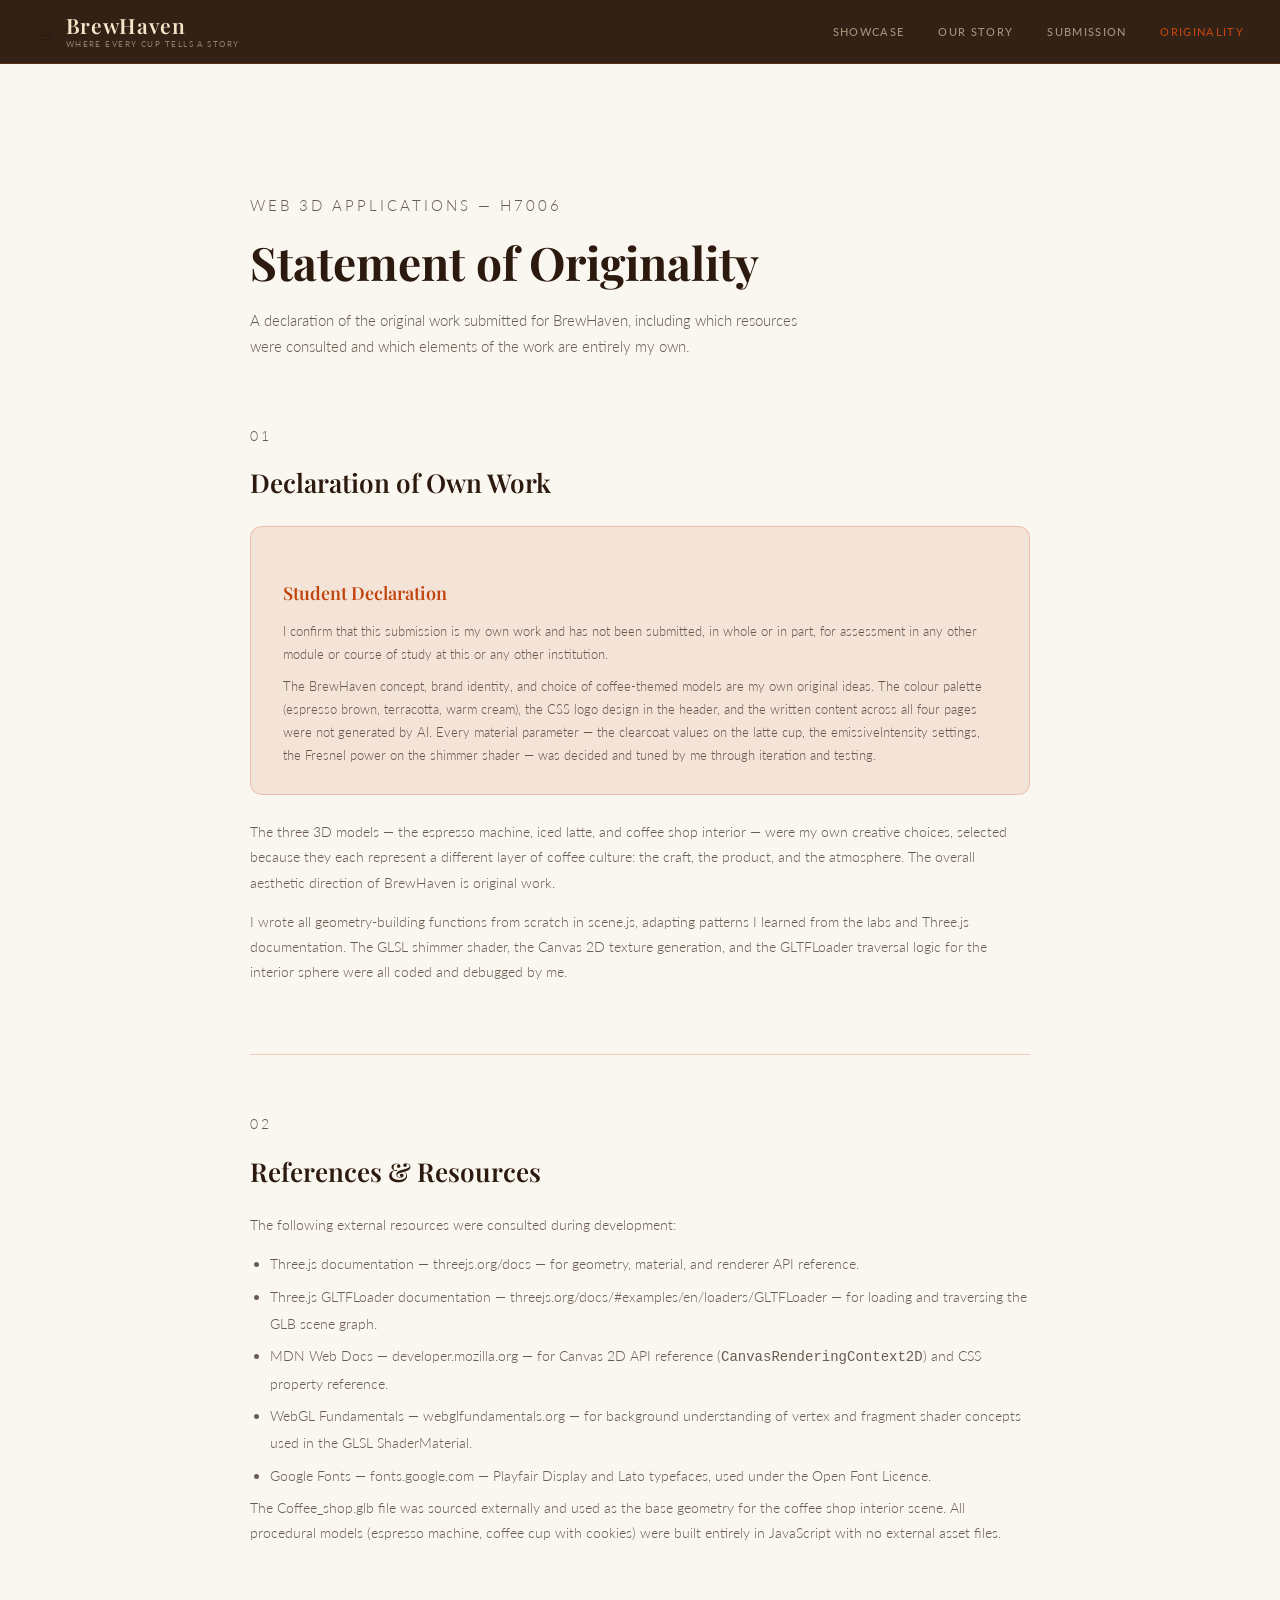
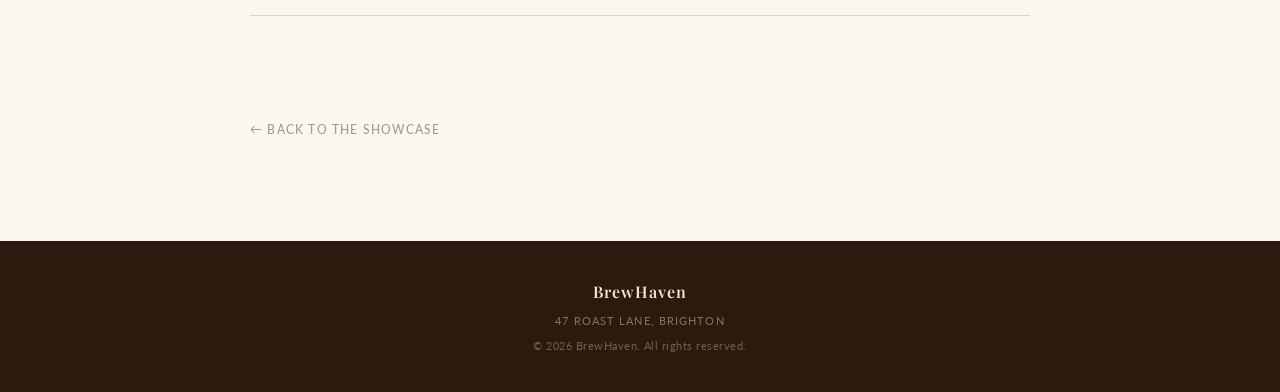
<file: originality.html>
<!DOCTYPE html>
<html lang="en">
<head>
  <meta charset="UTF-8">
  <meta name="viewport" content="width=device-width, initial-scale=1.0">
  <title>Originality — BrewHaven</title>

  <link rel="preconnect" href="https://fonts.googleapis.com">
  <link rel="preconnect" href="https://fonts.gstatic.com" crossorigin>
  <link href="https://fonts.googleapis.com/css2?family=Playfair+Display:ital,wght@0,400;0,600;0,700;1,400;1,600&family=Lato:wght@300;400;700&display=swap" rel="stylesheet">

  <link rel="stylesheet" href="css/styles.css">
</head>

<body class="page-body">

  <header class="site-header page-header">
    <div class="header-inner">
      <a href="index.html" class="brand">
        <span class="brand-icon" aria-hidden="true">☕</span>
        <div class="brand-text">
          <span class="brand-name">BrewHaven</span>
          <span class="brand-strapline">Where every cup tells a story</span>
        </div>
      </a>
      <nav class="main-nav">
        <a href="index.html"       class="nav-link">Showcase</a>
        <a href="about.html"       class="nav-link">Our Story</a>
        <a href="submission.html"  class="nav-link">Submission</a>
        <a href="originality.html" class="nav-link active">Originality</a>
      </nav>
    </div>
  </header>

  <div class="page-wrap">
    <div class="page-content">

      <div class="page-hero">
        <p class="eyebrow">Web 3D Applications — H7006</p>
        <h1>Statement of Originality</h1>
        <p>
          A declaration of the original work submitted for BrewHaven, including which resources were consulted and which elements of the work are entirely my own.
        </p>
      </div>

      <section class="section-block" id="own-work">
        <p class="section-label">01</p>
        <h2>Declaration of Own Work</h2>

        <div class="orig-box">
          <h3>Student Declaration</h3>
          <p>
            I confirm that this submission is my own work and has not been submitted, in whole or in part, for assessment in any other module or course of study at this or any other institution.
          </p>
          <p>
            The BrewHaven concept, brand identity, and choice of coffee-themed models are my own original ideas. The colour palette (espresso brown, terracotta, warm cream), the CSS logo design in the header, and the written content across all four pages were not generated by AI. Every material parameter — the clearcoat values on the latte cup, the emissiveIntensity settings, the Fresnel power on the shimmer shader — was decided and tuned by me through iteration and testing.
          </p>
        </div>

        <p style="margin-top:24px">
          The three 3D models — the espresso machine, iced latte, and coffee shop interior — were my own creative choices, selected because they each represent a different layer of coffee culture: the craft, the product, and the atmosphere. The overall aesthetic direction of BrewHaven is original work.
        </p>

        <p>
          I wrote all geometry-building functions from scratch in scene.js, adapting patterns I learned from the labs and Three.js documentation. The GLSL shimmer shader, the Canvas 2D texture generation, and the GLTFLoader traversal logic for the interior sphere were all coded and debugged by me.
        </p>
      </section>

      <section class="section-block" id="references">
        <p class="section-label">02</p>
        <h2>References &amp; Resources</h2>

        <p>
          The following external resources were consulted during development:
        </p>

        <ul>
          <li>
            Three.js documentation — threejs.org/docs — for geometry, material, and renderer API reference.
          </li>
          <li>
            Three.js GLTFLoader documentation — threejs.org/docs/#examples/en/loaders/GLTFLoader — for loading and traversing the GLB scene graph.
          </li>
          <li>
            MDN Web Docs — developer.mozilla.org — for Canvas 2D API reference (<code>CanvasRenderingContext2D</code>) and CSS property reference.
          </li>
          <li>
            WebGL Fundamentals — webglfundamentals.org — for background understanding of vertex and fragment shader concepts used in the GLSL ShaderMaterial.
          </li>
          <li>
            Google Fonts — fonts.google.com — Playfair Display and Lato typefaces, used under the Open Font Licence.
          </li>
        </ul>

        <p>
          The Coffee_shop.glb file was sourced externally and used as the base geometry for the coffee shop interior scene. All procedural models (espresso machine, coffee cup with cookies) were built entirely in JavaScript with no external asset files.
        </p>
      </section>

      <a href="index.html" class="back-link">← Back to the showcase</a>

    </div>
  </div>

  <footer class="site-footer">
    <p class="footer-brand">BrewHaven</p>
    <p class="footer-address">47 Roast Lane, Brighton</p>
    <p class="footer-copy">© 2026 BrewHaven. All rights reserved.</p>
  </footer>

  <button id="back-top"
    onclick="window.scrollTo({top:0,behavior:'smooth'})"
    style="position:fixed;bottom:2rem;right:2rem;
    background:#C1440E;color:white;border:none;
    border-radius:50%;width:44px;height:44px;
    font-size:1.2rem;cursor:pointer;display:none;
    z-index:999;" aria-label="Back to top">↑</button>
  <script>
  window.addEventListener('scroll',function(){
    var btn = document.getElementById('back-top');
    if(btn) btn.style.display =
      window.scrollY > 300 ? 'block' : 'none';
  });
  </script>

</body>
</html>
</file>
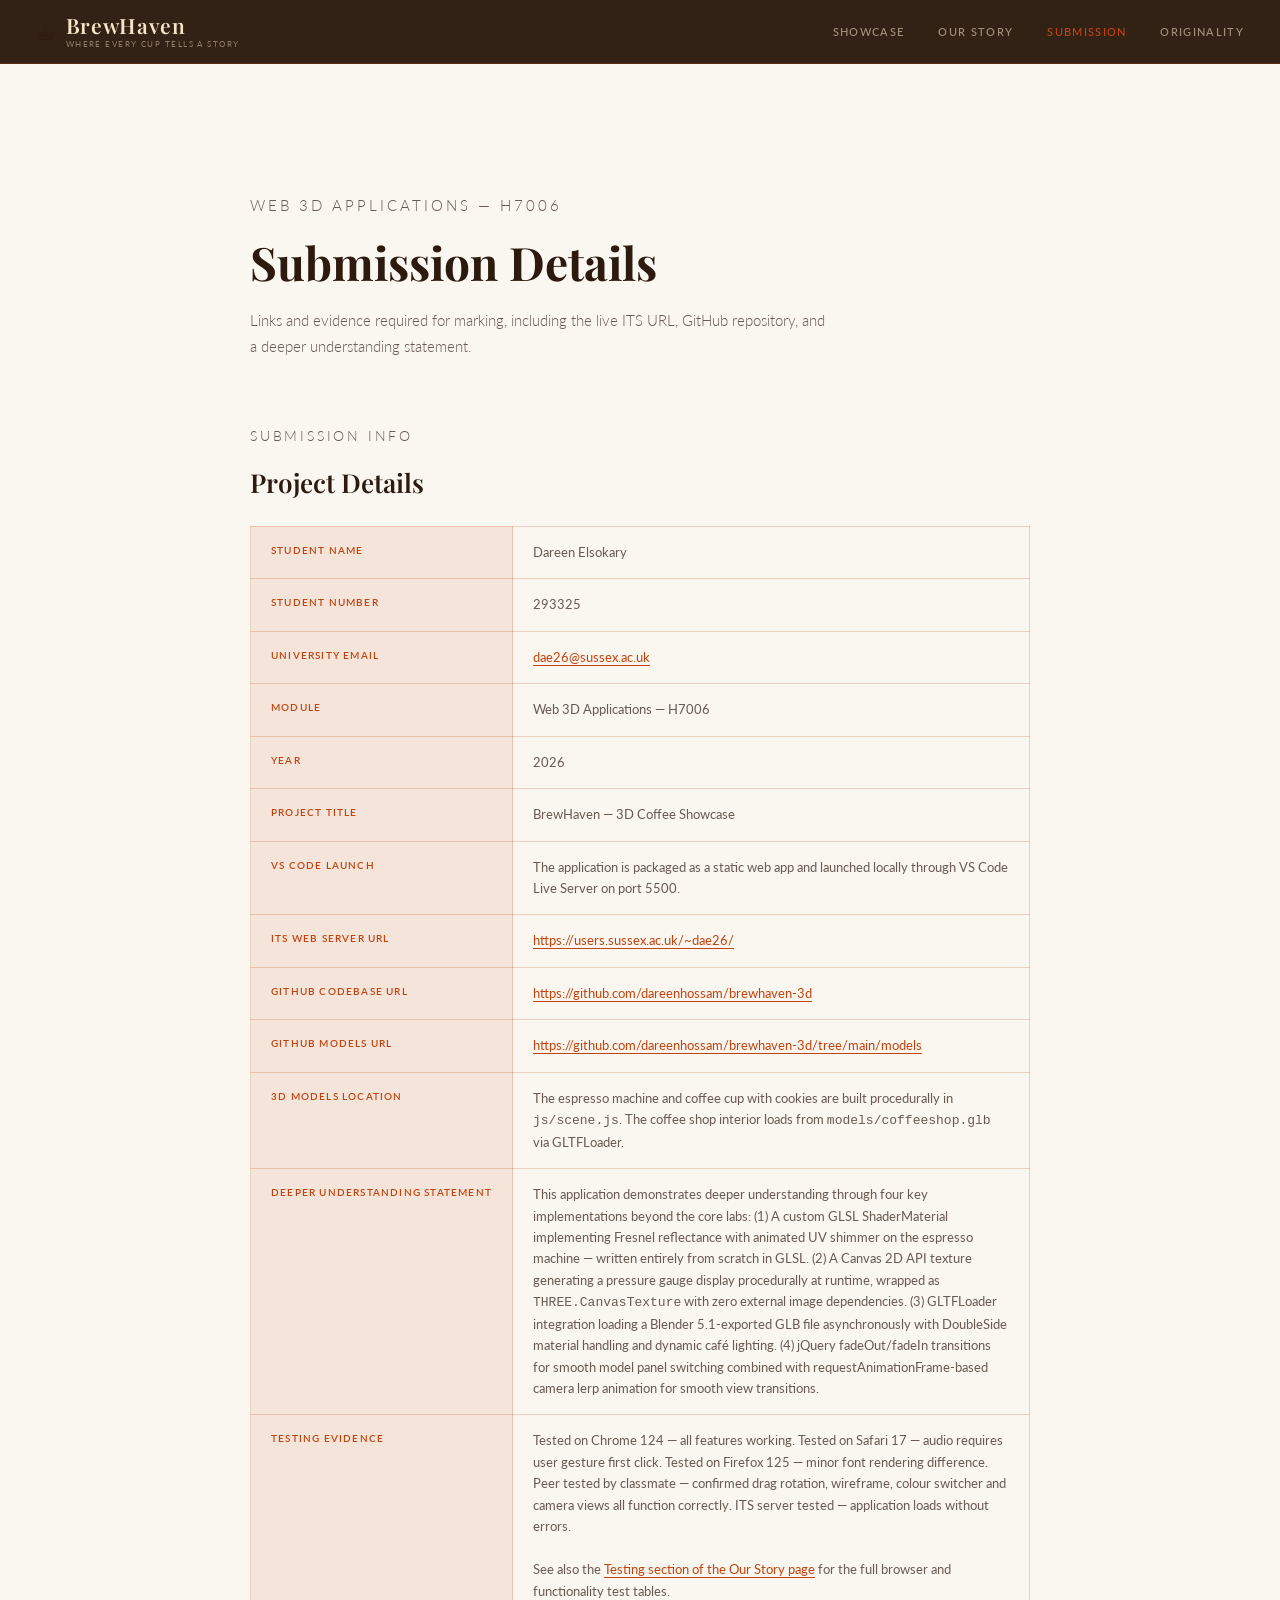
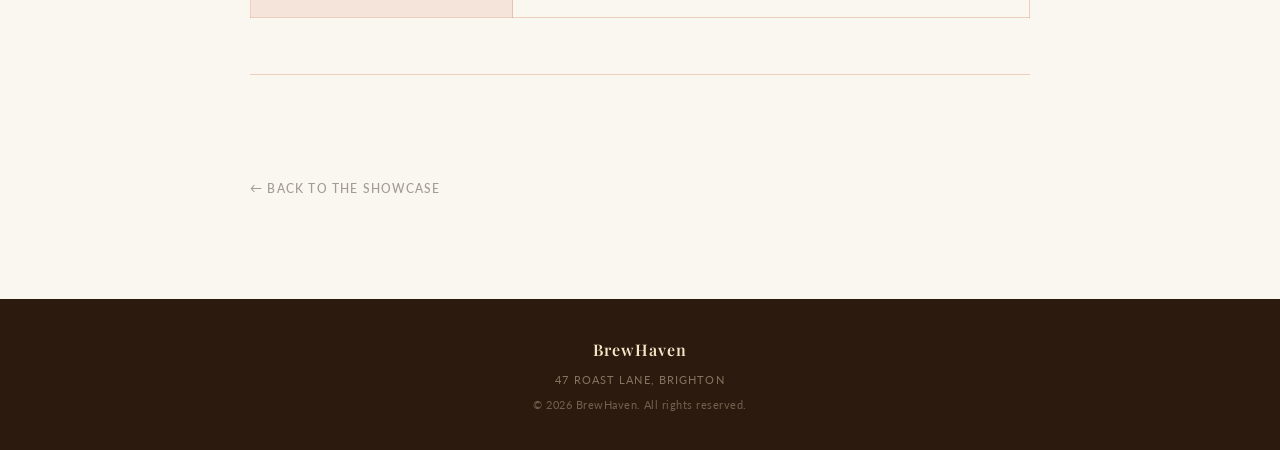
<file: submission.html>
<!DOCTYPE html>
<html lang="en">
<head>
  <meta charset="UTF-8">
  <meta name="viewport" content="width=device-width, initial-scale=1.0">
  <title>Submission — BrewHaven</title>

  <link rel="preconnect" href="https://fonts.googleapis.com">
  <link rel="preconnect" href="https://fonts.gstatic.com" crossorigin>
  <link href="https://fonts.googleapis.com/css2?family=Playfair+Display:ital,wght@0,400;0,600;0,700;1,400;1,600&family=Lato:wght@300;400;700&display=swap" rel="stylesheet">

  <link rel="stylesheet" href="css/styles.css">
</head>

<body class="page-body">

  <header class="site-header page-header">
    <div class="header-inner">
      <a href="index.html" class="brand">
        <span class="brand-icon" aria-hidden="true">☕</span>
        <div class="brand-text">
          <span class="brand-name">BrewHaven</span>
          <span class="brand-strapline">Where every cup tells a story</span>
        </div>
      </a>
      <nav class="main-nav">
        <a href="index.html" class="nav-link">Showcase</a>
        <a href="about.html" class="nav-link">Our Story</a>
        <a href="submission.html" class="nav-link active">Submission</a>
        <a href="originality.html" class="nav-link">Originality</a>
      </nav>
    </div>
  </header>

  <div class="page-wrap">
    <div class="page-content">

      <div class="page-hero">
        <p class="eyebrow">Web 3D Applications — H7006</p>
        <h1>Submission Details</h1>
        <p>
          Links and evidence required for marking, including the live ITS URL, GitHub repository, and a deeper understanding statement.
        </p>
      </div>

      <section class="section-block">
        <p class="section-label">Submission Info</p>
        <h2>Project Details</h2>

        <table class="submission-table" aria-label="Submission details">
          <tbody>

            <tr>
              <th scope="row">Student Name</th>
              <td>Dareen Elsokary</td>
            </tr>

            <tr>
              <th scope="row">Student Number</th>
              <td>293325</td>
            </tr>

            <tr>
              <th scope="row">University Email</th>
              <td><a href="mailto:dae26@sussex.ac.uk">dae26@sussex.ac.uk</a></td>
            </tr>

            <tr>
              <th scope="row">Module</th>
              <td>Web 3D Applications — H7006</td>
            </tr>

            <tr>
              <th scope="row">Year</th>
              <td>2026</td>
            </tr>

            <tr>
              <th scope="row">Project Title</th>
              <td>BrewHaven — 3D Coffee Showcase</td>
            </tr>

            <tr>
              <th scope="row">VS Code Launch</th>
              <td>
                The application is packaged as a static web app and launched locally through VS Code Live Server on port 5500.
              </td>
            </tr>

            <tr>
              <th scope="row">ITS Web Server URL</th>
              <td><a href="https://users.sussex.ac.uk/~dae26/" target="_blank">https://users.sussex.ac.uk/~dae26/</a></td>
            </tr>

            <tr>
              <th scope="row">GitHub Codebase URL</th>
              <td>
                <a href="https://github.com/dareenhossam/brewhaven-3d" target="_blank">
                  https://github.com/dareenhossam/brewhaven-3d
                </a>
              </td>
            </tr>

            <tr>
              <th scope="row">GitHub Models URL</th>
              <td>
                <a href="https://github.com/dareenhossam/brewhaven-3d/tree/main/models" target="_blank">
                  https://github.com/dareenhossam/brewhaven-3d/tree/main/models
                </a>
              </td>
            </tr>

            <tr>
              <th scope="row">3D Models Location</th>
              <td>
                The espresso machine and coffee cup with cookies are built procedurally in
                <code>js/scene.js</code>. The coffee shop interior loads from
                <code>models/coffeeshop.glb</code> via GLTFLoader.
              </td>
            </tr>

            <tr>
              <th scope="row">Deeper Understanding Statement</th>
              <td>
                This application demonstrates deeper understanding through four key implementations
                beyond the core labs:
                (1) A custom GLSL ShaderMaterial implementing Fresnel reflectance with animated UV
                shimmer on the espresso machine — written entirely from scratch in GLSL.
                (2) A Canvas 2D API texture generating a pressure gauge display procedurally at runtime,
                wrapped as <code>THREE.CanvasTexture</code> with zero external image dependencies.
                (3) GLTFLoader integration loading a Blender 5.1-exported GLB file asynchronously
                with DoubleSide material handling and dynamic café lighting.
                (4) jQuery fadeOut/fadeIn transitions for smooth model panel switching combined with
                requestAnimationFrame-based camera lerp animation for smooth view transitions.
              </td>
            </tr>

            <tr>
              <th scope="row">Testing Evidence</th>
              <td>
                Tested on Chrome 124 — all features working.
                Tested on Safari 17 — audio requires user gesture first click.
                Tested on Firefox 125 — minor font rendering difference.
                Peer tested by classmate — confirmed drag rotation, wireframe,
                colour switcher and camera views all function correctly.
                ITS server tested — application loads without errors.

                <br><br>

                See also the
                <a href="about.html#testing">Testing section of the Our Story page</a>
                for the full browser and functionality test tables.
              </td>
            </tr>

          </tbody>
        </table>
      </section>

      <a href="index.html" class="back-link">← Back to the showcase</a>

    </div>
  </div>

  <footer class="site-footer">
    <p class="footer-brand">BrewHaven</p>
    <p class="footer-address">47 Roast Lane, Brighton</p>
    <p class="footer-copy">© 2026 BrewHaven. All rights reserved.</p>
  </footer>

  <button id="back-top"
    onclick="window.scrollTo({top:0,behavior:'smooth'})"
    style="position:fixed;bottom:2rem;right:2rem;
    background:#C1440E;color:white;border:none;
    border-radius:50%;width:44px;height:44px;
    font-size:1.2rem;cursor:pointer;display:none;
    z-index:999;"
    aria-label="Back to top">↑</button>

  <script>
    window.addEventListener('scroll', function () {
      var btn = document.getElementById('back-top');
      if (btn) {
        btn.style.display = window.scrollY > 300 ? 'block' : 'none';
      }
    });
  </script>

</body>
</html>
</file>
<file: css/styles.css>
/*
  BrewHaven — 3D Showcase
  styles.css

  Design language:
  - Warm coffee-shop aesthetic inspired by independent specialty cafés
  - Warm cream background (#FAF6F0) with espresso brown and terracotta accents
  - Playfair Display serif for headings, Lato sans-serif for body/UI
  - Glass-morphism panels floating over the fullscreen Three.js canvas
*/

/* =========================================================
   CSS CUSTOM PROPERTIES
   ========================================================= */
:root {
  --bg:            #FAF6F0;
  --bg-panel:      rgba(245, 230, 200, 0.92);
  --bg-panel-soft: rgba(245, 230, 200, 0.72);

  --espresso:      #2C1A0E;
  --terra:         #C1440E;
  --terra-dim:     rgba(193, 68, 14, 0.10);
  --terra-mid:     rgba(193, 68, 14, 0.38);
  --terra-border:  rgba(193, 68, 14, 0.22);

  --cream:         #F5E6C8;

  --text:          #2C1A0E;
  --text-mid:      rgba(44, 26, 14, 0.70);
  --text-mute:     rgba(44, 26, 14, 0.42);

  --panel-w:       288px;
  --header-h:      64px;
  --carousel-h:    100px;

  --font-serif:    'Playfair Display', Georgia, 'Times New Roman', serif;
  --font-sans:     'Lato', system-ui, sans-serif;

  --radius-sm:     8px;
  --radius-md:     12px;
  --ease:          0.28s ease;
}

/* =========================================================
   RESET & BASE
   ========================================================= */
*, *::before, *::after {
  box-sizing: border-box;
  margin: 0;
  padding: 0;
}

html {
  height: 100%;
  scroll-behavior: smooth;
}

body {
  height: 100%;
  font-family: var(--font-sans);
  font-size: 14px;
  line-height: 1.6;
  color: var(--text);
  background: var(--bg);
  background-image:
    radial-gradient(ellipse at 20% 50%, rgba(193,68,14,0.04) 0%, transparent 50%),
    radial-gradient(ellipse at 80% 20%, rgba(44,26,14,0.03) 0%, transparent 40%),
    radial-gradient(ellipse at 60% 80%, rgba(193,68,14,0.03) 0%, transparent 50%);
}

body.app-body {
  overflow: hidden;
  width: 100vw;
  height: 100vh;
}

body.page-body {
  overflow-y: auto;
  min-height: 100vh;
}

a {
  text-decoration: none;
  color: inherit;
}

ul {
  list-style: none;
}

button {
  font-family: var(--font-sans);
  cursor: pointer;
}

/* =========================================================
   SITE HEADER
   ========================================================= */
.site-header {
  position: fixed;
  top: 0;
  left: 0;
  right: 0;
  height: var(--header-h);
  z-index: 200;
  background: rgba(44, 26, 14, 0.97);
  border-bottom: 1px solid rgba(193, 68, 14, 0.30);
  -webkit-backdrop-filter: blur(16px);
  backdrop-filter: blur(16px);
}

.header-inner {
  display: flex;
  align-items: center;
  justify-content: space-between;
  height: 100%;
  padding: 0 36px;
}

.brand {
  display: flex;
  align-items: center;
  gap: 10px;
}

.brand-text {
  display: flex;
  flex-direction: column;
  line-height: 1;
}

.brand-name {
  font-family: var(--font-serif);
  font-size: 21px;
  font-weight: 600;
  letter-spacing: 0.03em;
  color: var(--cream);
  transition: color var(--ease);
}

.brand:hover .brand-name {
  color: var(--terra);
}

.brand-strapline {
  font-size: 8px;
  font-weight: 400;
  letter-spacing: 0.18em;
  text-transform: uppercase;
  color: rgba(245, 230, 200, 0.48);
  margin-top: 4px;
}

.brand-icon {
  font-size: 22px;
  line-height: 1;
}

.main-nav {
  display: flex;
  gap: 34px;
  align-items: center;
}

.nav-link {
  font-size: 11px;
  font-weight: 500;
  letter-spacing: 0.12em;
  text-transform: uppercase;
  color: rgba(245, 230, 200, 0.58);
  transition: color var(--ease);
}

.nav-link:hover,
.nav-link.active {
  color: var(--terra);
}

/* =========================================================
   THREE.JS CANVAS CONTAINER
   ========================================================= */
#threejs-container {
  position: fixed;
  top: 0;
  left: 0;
  width: 100vw;
  height: 100vh;
  z-index: 1;
}

/* =========================================================
   BACKGROUND GLOW
   ========================================================= */
.bg-glow {
  position: fixed;
  top: 50%;
  left: 50%;
  transform: translate(-50%, -50%);
  width: 700px;
  height: 700px;
  background: radial-gradient(
    circle at center,
    rgba(193, 68, 14, 0.07) 0%,
    rgba(44, 26, 14, 0.04) 45%,
    transparent 72%
  );
  border-radius: 50%;
  z-index: 2;
  pointer-events: none;
  animation: glow-pulse 6s ease-in-out infinite;
}

@keyframes glow-pulse {
  0%,  100% { opacity: 0.7; transform: translate(-50%, -50%) scale(1);    }
  50%        { opacity: 1.0; transform: translate(-50%, -50%) scale(1.08); }
}

/* =========================================================
   OVERLAY
   ========================================================= */
.overlay {
  position: fixed;
  top: 0;
  left: 0;
  right: 0;
  bottom: 0;
  z-index: 10;
  display: flex;
  flex-direction: column;
  pointer-events: none;
}

.main-row {
  flex: 1;
  display: flex;
  padding-top: var(--header-h);
  overflow: hidden;
  min-height: 0;
}

/* =========================================================
   PANELS
   ========================================================= */
.panel {
  width: var(--panel-w);
  flex-shrink: 0;
  background: var(--bg-panel);
  border-top: 1px solid var(--terra-border);
  box-shadow: 0 0 40px rgba(193, 68, 14, 0.06);
  -webkit-backdrop-filter: blur(18px);
  backdrop-filter: blur(18px);
  pointer-events: all;
  overflow-y: auto;
  scrollbar-width: thin;
  scrollbar-color: var(--terra-mid) transparent;
}

.panel::-webkit-scrollbar        { width: 3px; }
.panel::-webkit-scrollbar-track  { background: transparent; }
.panel::-webkit-scrollbar-thumb  { background: var(--terra-dim); border-radius: 3px; }

.panel-left  { border-right: 1px solid var(--terra-border); }
.panel-right { border-left:  1px solid var(--terra-border); }

.panel-inner {
  padding: 38px 30px 32px;
}

/* =========================================================
   CENTRE — pass-through to canvas
   ========================================================= */
.panel-center {
  flex: 1;
  position: relative;
  pointer-events: none;
  display: flex;
  align-items: flex-end;
  justify-content: center;
  padding-bottom: 22px;
}

/* Warm ambient overlay */
.panel-center::before {
  content: '';
  position: absolute;
  inset: 0;
  background: radial-gradient(ellipse at center, rgba(193, 68, 14, 0.04) 0%, transparent 65%);
  pointer-events: none;
}

.drag-hint {
  display: flex;
  align-items: center;
  gap: 6px;
  font-size: 9px;
  font-weight: 500;
  letter-spacing: 0.18em;
  text-transform: uppercase;
  color: rgba(193, 68, 14, 0.28);
  user-select: none;
}

.drag-icon {
  font-size: 13px;
  animation: slow-spin 5s linear infinite;
  display: inline-block;
}

@keyframes slow-spin {
  to { transform: rotate(360deg); }
}

/* =========================================================
   LEFT PANEL — MODEL INFO
   ========================================================= */
.eyebrow {
  font-size: 10px;
  font-weight: 500;
  letter-spacing: 0.2em;
  text-transform: uppercase;
  color: var(--terra);
  margin-bottom: 14px;
}

.model-title {
  font-family: var(--font-serif);
  font-size: 36px;
  font-weight: 700;
  line-height: 1.12;
  color: var(--text);
  margin-bottom: 6px;
}

.model-sub {
  font-size: 11px;
  font-weight: 400;
  letter-spacing: 0.1em;
  text-transform: uppercase;
  color: var(--text-mute);
  margin-bottom: 22px;
}

.gold-rule {
  width: 36px;
  height: 1px;
  background: var(--terra);
  opacity: 0.55;
  margin-bottom: 20px;
}

.model-desc {
  font-size: 13px;
  font-weight: 300;
  color: var(--text-mid);
  line-height: 1.75;
  margin-bottom: 24px;
}

.fact-list {
  margin-bottom: 30px;
}

.fact-list li {
  display: flex;
  gap: 10px;
  font-size: 12px;
  font-weight: 400;
  color: var(--text-mid);
  padding: 8px 0;
  border-bottom: 1px solid rgba(44, 26, 14, 0.07);
}

.fact-list li span {
  color: var(--terra);
  flex-shrink: 0;
}

.btn-explore {
  display: flex;
  align-items: center;
  justify-content: center;
  gap: 6px;
  width: 100%;
  padding: 13px 20px;
  background: transparent;
  border: 1px solid var(--terra-mid);
  color: var(--terra);
  font-size: 11px;
  font-weight: 500;
  letter-spacing: 0.14em;
  text-transform: uppercase;
  transition: background var(--ease), color var(--ease), border-color var(--ease);
}

.btn-explore:hover {
  background: var(--terra);
  border-color: var(--terra);
  color: var(--cream);
}

.btn-arrow {
  transition: transform var(--ease);
}

.btn-explore:hover .btn-arrow {
  transform: translate(3px, -3px);
}

/* =========================================================
   RIGHT PANEL — CONTROLS
   ========================================================= */
.ctrl-block {
  margin-bottom: 30px;
}

.ctrl-heading {
  font-size: 10px;
  font-weight: 600;
  letter-spacing: 0.2em;
  text-transform: uppercase;
  color: var(--terra);
  padding-bottom: 10px;
  margin-bottom: 14px;
  border-bottom: 1px solid var(--terra-border);
}

.ctrl-row {
  display: flex;
  align-items: center;
  justify-content: space-between;
  padding: 10px 0;
  border-bottom: 1px solid rgba(44, 26, 14, 0.07);
}

.ctrl-label {
  font-size: 13px;
  font-weight: 400;
  color: rgba(245, 239, 232, 0.78);
}

/* ---- Toggle switch ---- */
.toggle-switch {
  position: relative;
  display: inline-flex;
  align-items: center;
  cursor: pointer;
  user-select: none;
}

.toggle-switch input {
  position: absolute;
  opacity: 0;
  width: 0;
  height: 0;
  pointer-events: none;
}

.switch-track {
  display: block;
  width: 44px;
  height: 24px;
  background: rgba(44, 26, 14, 0.08);
  border: 1px solid var(--terra-border);
  border-radius: 24px;
  position: relative;
  transition: background var(--ease), border-color var(--ease);
}

.switch-thumb {
  position: absolute;
  top: 4px;
  left: 4px;
  width: 14px;
  height: 14px;
  background: rgba(44, 26, 14, 0.30);
  border-radius: 50%;
  transition: transform var(--ease), background var(--ease);
}

.toggle-switch input:checked + .switch-track {
  background: var(--terra-dim);
  border-color: var(--terra-mid);
}

.toggle-switch input:checked + .switch-track .switch-thumb {
  transform: translateX(20px);
  background: var(--terra);
}

.toggle-switch input:focus-visible + .switch-track {
  outline: 2px solid var(--terra);
  outline-offset: 2px;
}

/* ---- Control buttons ---- */
.ctrl-btn {
  background: transparent;
  border: 1px solid var(--terra-border);
  color: var(--text-mid);
  font-size: 11px;
  font-weight: 500;
  letter-spacing: 0.08em;
  padding: 10px 14px;
  border-radius: 20px;
  transition: border-color var(--ease), color var(--ease), background var(--ease);
}

.ctrl-btn:hover {
  border-color: var(--terra-mid);
  color: var(--terra);
  background: var(--terra-dim);
}

.ctrl-btn:focus-visible {
  outline: 2px solid var(--terra);
  outline-offset: 2px;
}

.ctrl-btn.active {
  background: #C1440E;
  border-color: #C1440E;
  color: #FAF6F0;
}

.wide-btn {
  display: block;
  width: 100%;
  margin-top: 16px;
  text-align: center;
}

.view-grid {
  display: grid;
  grid-template-columns: 1fr 1fr;
  gap: 8px;
}

.view-btn {
  text-align: center;
}

.ctrl-note {
  font-size: 12px;
  font-weight: 300;
  color: var(--text-mute);
  line-height: 1.7;
}

/* ---- Model-specific control panel ---- */
.ctrl-panel {
  /* display toggled by jQuery; no default needed here */
}

/* ---- Colour swatches (lip gloss) ---- */
.swatch-row {
  display: flex;
  align-items: center;
  gap: 8px;
  flex-wrap: wrap;
  margin-bottom: 4px;
}

.colour-swatch {
  width: 24px;
  height: 24px;
  border-radius: 50%;
  border: 2px solid transparent;
  cursor: pointer;
  transition: border-color var(--ease), transform var(--ease);
  flex-shrink: 0;
}

.colour-swatch:hover {
  transform: scale(1.18);
}

.colour-swatch.active {
  border-color: var(--terra);
  box-shadow: 0 0 0 1px rgba(193, 68, 14, 0.4);
}

.colour-swatch:focus-visible {
  outline: 2px solid var(--terra);
  outline-offset: 2px;
}

.swatch-label {
  font-size: 10px;
  font-weight: 500;
  letter-spacing: 0.1em;
  text-transform: uppercase;
  color: var(--text-mute);
  margin-bottom: 8px;
  display: block;
}

.colour-circle {
  width: 28px;
  height: 28px;
  border-radius: 50%;
  border: 2px solid transparent;
  cursor: pointer;
  flex-shrink: 0;
  transition: border-color var(--ease), transform var(--ease);
  padding: 0;
}

.colour-circle:hover {
  transform: scale(1.15);
}

.colour-circle.active {
  border-color: var(--terra);
}

.canvas-drag-hint {
  position: absolute;
  bottom: 20px;
  left: 50%;
  transform: translateX(-50%);
  font-size: 9px;
  font-weight: 500;
  letter-spacing: 0.18em;
  text-transform: uppercase;
  color: rgba(44, 26, 14, 0.28);
  pointer-events: none;
  user-select: none;
  z-index: 5;
  margin: 0;
}

/* =========================================================
   CAROUSEL
   ========================================================= */
.carousel {
  height: var(--carousel-h);
  background: rgba(245, 230, 200, 0.97);
  border-top: 1px solid var(--terra-border);
  box-shadow: 0 -4px 24px rgba(193, 68, 14, 0.07);
  -webkit-backdrop-filter: blur(16px);
  backdrop-filter: blur(16px);
  pointer-events: all;
  flex-shrink: 0;
}

.carousel-inner {
  display: flex;
  width: 100%;
  height: 100%;
}

.product-card {
  flex: 1;
  display: flex;
  align-items: center;
  gap: 18px;
  padding: 0 32px;
  background: transparent;
  border: none;
  border-right: 1px solid var(--terra-border);
  color: var(--text);
  text-align: left;
  cursor: pointer;
  transition: background var(--ease);
  user-select: none;
  border-top: 2px solid transparent;
}

.product-card:last-child {
  border-right: none;
}

.product-card * {
  pointer-events: none;
}

.product-card:hover {
  background: rgba(193, 68, 14, 0.05);
}

.product-card.active {
  background: rgba(193, 68, 14, 0.08);
  border-top-color: var(--terra);
}

.product-card:focus-visible {
  outline: 2px solid var(--terra);
  outline-offset: -2px;
}

/* Dot indicator (replaces large thumb circles) */
.card-dot {
  width: 10px;
  height: 10px;
  border-radius: 50%;
  flex-shrink: 0;
  transition: transform var(--ease), box-shadow var(--ease);
}

.product-card:hover .card-dot {
  transform: scale(1.5);
}

.product-card.active .card-dot {
  transform: scale(1.4);
  box-shadow: 0 0 8px 2px rgba(193, 68, 14, 0.35);
}

.dot-laptop  { background: radial-gradient(circle at 35% 30%, #6b3a20, #2C1A0E); }
.dot-gloss   { background: radial-gradient(circle at 35% 30%, #e8d5a8, #b89060); }
.dot-moon    { background: radial-gradient(circle at 40% 35%, #e88050, #C1440E); }

.card-info { flex: 1; min-width: 0; }

.card-name {
  font-family: var(--font-serif);
  font-size: 15px;
  font-weight: 600;
  color: var(--text);
  margin-bottom: 3px;
  white-space: nowrap;
  overflow: hidden;
  text-overflow: ellipsis;
}

.card-tag {
  font-size: 10px;
  font-weight: 500;
  letter-spacing: 0.12em;
  text-transform: uppercase;
  color: var(--text-mute);
}

.product-card.active .card-name { color: var(--terra); }
.product-card.active .card-tag  { color: var(--terra-mid); }

/* =========================================================
   ABOUT, SUBMISSION & ORIGINALITY PAGES
   ========================================================= */
.page-header {
  position: sticky;
  top: 0;
  z-index: 200;
  background: rgba(44, 26, 14, 0.97);
  border-bottom: 1px solid rgba(193, 68, 14, 0.30);
  -webkit-backdrop-filter: blur(14px);
  backdrop-filter: blur(14px);
}

.page-wrap {
  min-height: 100vh;
  padding-top: var(--header-h);
  background: var(--bg);
}

.page-content {
  max-width: 860px;
  margin: 0 auto;
  padding: 64px 40px 100px;
}

.page-hero {
  margin-bottom: 64px;
}

.page-hero .eyebrow {
  margin-bottom: 18px;
}

.page-hero h1 {
  font-family: var(--font-serif);
  font-size: 46px;
  font-weight: 700;
  line-height: 1.14;
  color: var(--text);
  margin-bottom: 18px;
}

.page-hero p {
  font-size: 15px;
  font-weight: 300;
  color: var(--text-mid);
  line-height: 1.75;
  max-width: 580px;
}

.section-block {
  margin-bottom: 56px;
  padding-bottom: 56px;
  border-bottom: 1px solid var(--terra-border);
}

.section-block:last-child {
  margin-bottom: 0;
  padding-bottom: 0;
  border-bottom: none;
}

.section-label {
  font-size: 10px;
  font-weight: 600;
  letter-spacing: 0.2em;
  text-transform: uppercase;
  color: var(--terra);
  margin-bottom: 10px;
}

.section-block h2 {
  font-family: var(--font-serif);
  font-size: 26px;
  font-weight: 600;
  color: var(--text);
  margin-bottom: 20px;
}

.section-block h3 {
  font-family: var(--font-serif);
  font-size: 18px;
  font-weight: 600;
  color: var(--text);
  margin: 24px 0 10px;
}

.section-block p {
  font-size: 14px;
  font-weight: 300;
  color: var(--text-mid);
  line-height: 1.8;
  margin-bottom: 14px;
}

.section-block ul {
  list-style: disc;
  padding-left: 20px;
  color: var(--text-mid);
  font-size: 14px;
  font-weight: 300;
  line-height: 1.9;
}

.section-block ul li { margin-bottom: 6px; }

.tag-row {
  display: flex;
  flex-wrap: wrap;
  gap: 10px;
  margin-top: 18px;
}

.tech-tag {
  background: var(--terra-dim);
  border: 1px solid var(--terra-border);
  color: var(--terra);
  font-size: 11px;
  font-weight: 500;
  letter-spacing: 0.06em;
  padding: 6px 16px;
  border-radius: 100px;
}

/* ---- Submission table ---- */
.submission-table {
  width: 100%;
  border-collapse: collapse;
  margin-top: 22px;
}

.submission-table th,
.submission-table td {
  text-align: left;
  padding: 15px 20px;
  border: 1px solid var(--terra-border);
  font-size: 13px;
  vertical-align: top;
}

.submission-table th {
  font-size: 10px;
  font-weight: 600;
  letter-spacing: 0.12em;
  text-transform: uppercase;
  color: var(--terra);
  background: var(--terra-dim);
  white-space: nowrap;
}

.submission-table td {
  color: var(--text-mid);
  line-height: 1.65;
}

.submission-table td.placeholder {
  color: var(--text-mute);
  font-style: italic;
}

.submission-table a {
  color: var(--terra);
  text-decoration: underline;
  text-underline-offset: 3px;
}

.submission-table a:hover {
  color: var(--espresso);
}

.submission-table ul {
  list-style: disc;
  padding-left: 18px;
  margin-top: 8px;
  line-height: 1.85;
}

/* ---- AI declaration box ---- */
.ai-box {
  margin-top: 48px;
  background: var(--terra-dim);
  border: 1px solid var(--terra-border);
  border-radius: var(--radius-md);
  padding: 28px 32px;
}

.ai-box h3 {
  font-family: var(--font-serif);
  font-size: 18px;
  font-weight: 600;
  color: var(--terra);
  margin-bottom: 12px;
}

.ai-box p {
  font-size: 13px;
  font-weight: 300;
  color: var(--text-mid);
  line-height: 1.75;
  margin-bottom: 10px;
}

.ai-box p:last-child {
  margin-bottom: 0;
}

/* ---- Originality declaration box ---- */
.orig-box {
  background: var(--terra-dim);
  border: 1px solid var(--terra-border);
  border-radius: var(--radius-md);
  padding: 28px 32px;
  margin-top: 22px;
}

.orig-box h3 {
  font-family: var(--font-serif);
  font-size: 18px;
  font-weight: 600;
  color: var(--terra);
  margin-bottom: 12px;
}

.orig-box p {
  font-size: 13px;
  font-weight: 300;
  color: var(--text-mid);
  line-height: 1.75;
  margin-bottom: 10px;
}

.orig-box p:last-child {
  margin-bottom: 0;
}

/* ---- Back link ---- */
.back-link {
  display: inline-flex;
  align-items: center;
  gap: 8px;
  margin-top: 48px;
  font-size: 12px;
  font-weight: 500;
  letter-spacing: 0.1em;
  text-transform: uppercase;
  color: var(--text-mute);
  transition: color var(--ease);
}

.back-link:hover {
  color: var(--terra);
}

/* =========================================================
   FOOTER
   ========================================================= */
.site-footer {
  background: #2C1A0E;
  color: rgba(245, 230, 200, 0.62);
  text-align: center;
  padding: 36px 40px;
  font-size: 12px;
  font-family: var(--font-sans);
  letter-spacing: 0.04em;
  line-height: 1.9;
}

.footer-brand {
  font-family: var(--font-serif);
  font-size: 16px;
  font-weight: 600;
  color: var(--cream);
  letter-spacing: 0.06em;
  margin-bottom: 4px;
}

.footer-address {
  font-size: 11px;
  letter-spacing: 0.1em;
  text-transform: uppercase;
  color: rgba(245, 230, 200, 0.44);
}

.footer-copy {
  font-size: 11px;
  color: rgba(245, 230, 200, 0.35);
  margin-top: 4px;
}

/* =========================================================
   RESPONSIVE
   ========================================================= */
@media (max-width: 860px) {
  :root {
    --panel-w: 220px;
    --carousel-h: 88px;
  }

  .panel-inner  { padding: 24px 18px; }
  .model-title  { font-size: 26px; }
  .product-card { gap: 14px; padding: 0 20px; }
  .card-name    { font-size: 14px; }

  .page-content { padding: 44px 24px 80px; }
  .page-hero h1 { font-size: 34px; }
}

@media (max-width: 600px) {
  body.app-body     { overflow: auto; }
  .overlay          { position: relative; flex-direction: column; }
  .main-row         { flex-direction: column; padding-top: var(--header-h); }
  .panel            { width: 100%; }
  .panel-center     { height: 60vw; }
  .carousel-inner   { flex-direction: column; height: auto; }
  .product-card     { flex-direction: row; border-right: none;
                      border-bottom: 1px solid var(--terra-border); }
}
</file>
